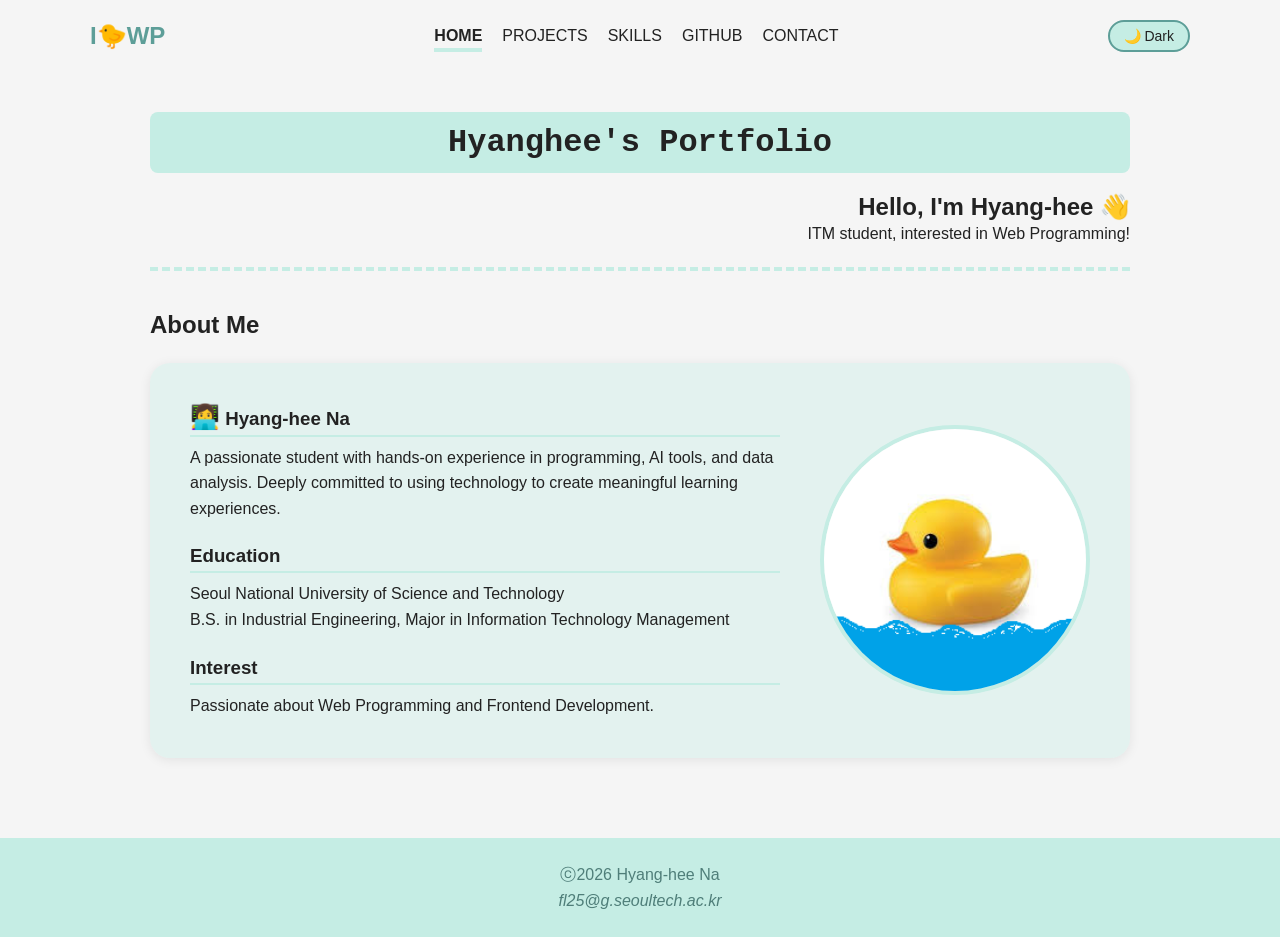
<file: index.html>
<!DOCTYPE html>
<html lang="en">
<head>
    <meta charset="UTF-8">
    <meta name="viewport" content="width=device-width, initial-scale=1.0">
    <title>Portfolio | Home</title>
    <link rel="stylesheet" href="style.css" />
</head>
<body>
    <header>
        <nav>
            <a href="index.html" class="nav-logo">I🐤WP</a>
            <ul>
                <li><a href="index.html" class="active">HOME</a></li>
                <li><a href="projects.html">PROJECTS</a></li>
                <li><a href="skills.html">SKILLS</a></li>
                <li><a href="github.html">GITHUB</a></li>
                <li><a href="contact.html">CONTACT</a></li>
            </ul>
            <button id="theme-toggle">🌙 Dark</button>
        </nav>
    </header>

    <main>
        <h1>Hyanghee's Portfolio</h1>

        
        <section class="intro">
            <h2>Hello, I'm Hyang-hee 👋</h2>
            <p>ITM student, interested in Web Programming!</p>
        </section>
        
        
        <section class="about">
            <h2>About Me</h2>

            <div class="about-card">
                <div class="about-text">
                    <h3><span class="name-highlight">👩‍💻</span> Hyang-hee Na</h3>
                    <p>A passionate student with hands-on experience in programming, AI tools, and data analysis. Deeply committed to using technology to create meaningful learning experiences.</p>
            
                    <h3>Education</h3>
                    <p>Seoul National University of Science and Technology<br>
                    B.S. in Industrial Engineering, Major in Information Technology Management</p>

                    <h3>Interest</h3>
                    <p>Passionate about Web Programming and Frontend Development.</p>
                </div>

                <div class="profile-wrap">
                    <img src="images/duck.png" alt="Hyang-hee Na" class="profile-img" />
                    <img src="images/duck-hi.png" alt="Hyang-hee Na" class="profile-img-hover" />
                </div>
            </div>
            
        </section>
    </main>
    
    <footer>
        <p>ⓒ2026 Hyang-hee Na</p>
        <address>
        <p><a href="mailto:fl25@g.seoultech.ac.kr">fl25@g.seoultech.ac.kr</a></p>
        </address>
    </footer>

    <script src="script.js"></script>
</body>
</html>
</file>
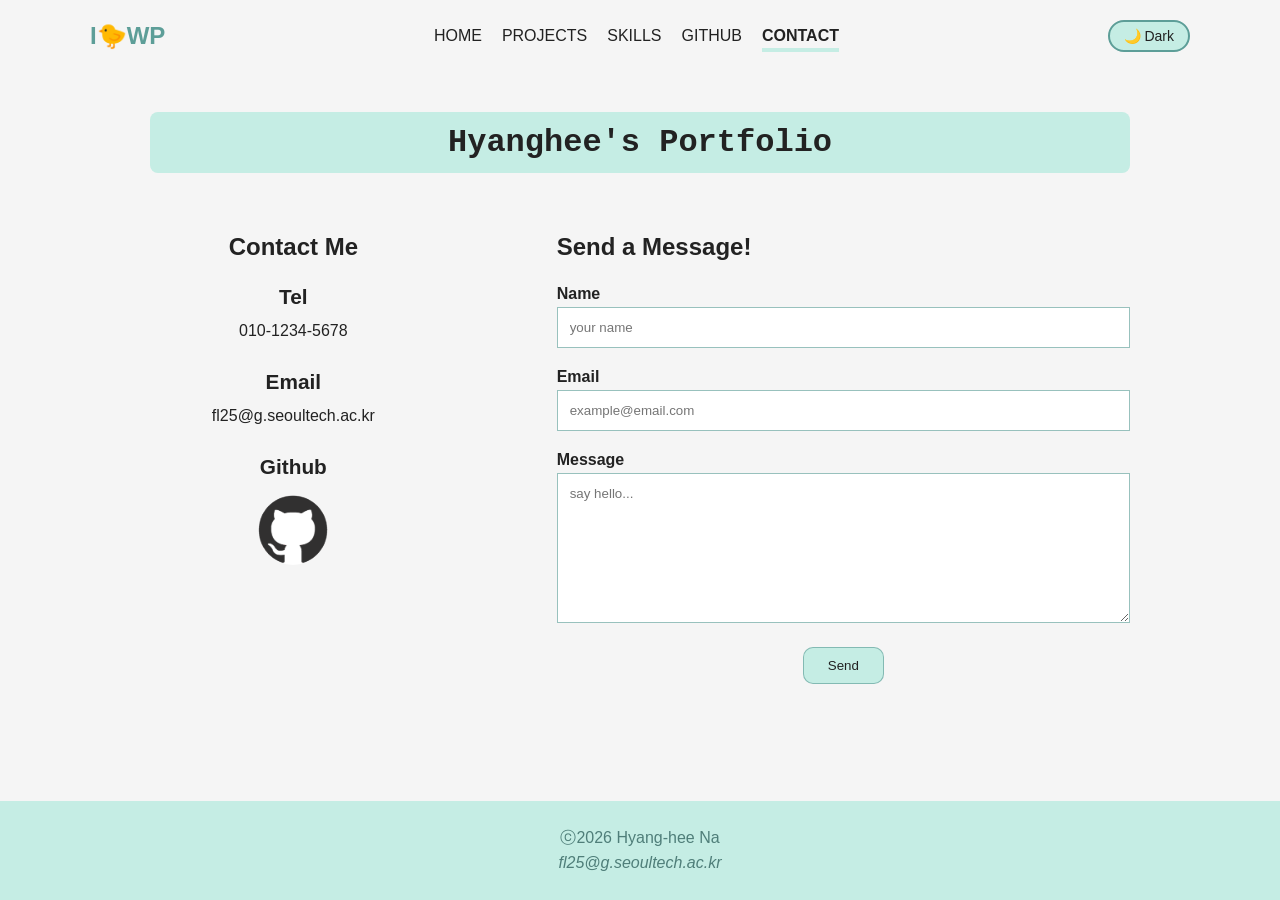
<file: contact.html>
<!DOCTYPE html>
<html lang="en">
<head>
    <meta charset="UTF-8">
    <meta name="viewport" content="width=device-width, initial-scale=1.0">
    <title>Portfolio | Contact</title>
    <link rel="stylesheet" href="style.css" />
</head>
<body>
    <header>
        <nav>
            <a href="index.html" class="nav-logo">I🐤WP</a>
            <ul>
                <li><a href="index.html">HOME</a></li>
                <li><a href="projects.html">PROJECTS</a></li>
                <li><a href="skills.html">SKILLS</a></li>
                <li><a href="github.html">GITHUB</a></li>
                <li><a href="contact.html" class="active">CONTACT</a></li>
            </ul>
            <button id="theme-toggle">🌙 Dark</button>
        </nav>
    </header>
    <main>
        <h1>Hyanghee's Portfolio</h1>
        
        <section class="contact">
            <div class="contact-info">
                <h2>Contact Me</h2>

                <div class="info-item">
                    <h3>Tel</h3>
                    <p><a href="tel:010-1234-5678">010-1234-5678</a></p>
                </div>

                <div class="info-item">
                    <h3>Email</h3>
                    <p><a href="mailto:fl25@g.seoultech.ac.kr">fl25@g.seoultech.ac.kr</a></p>
                </div>

                <div class="info-item">
                    <h3>Github</h3>
                    <a href="https://github.com/ihh25" target="_blank" rel="noopener noreferrer">
                        <img src="images/github.png" alt="GitHub" class="github-icon" />
                    </a>
                </div>
            </div> 

                 
            <form class="contact-form">
                <h2>Send a Message!</h2>

                <label for="name">Name</label>
                <input type="text" id="name" placeholder="your name" />

                <label for="email">Email</label>
                <input type="email" id="email" placeholder="example@email.com" />

                <label for="message">Message</label>
                <textarea id="message" placeholder="say hello..."></textarea>

                <button type="submit">Send</button>
            </form>
            
        </section>
    </main>
    
    <footer>
        <p>ⓒ2026 Hyang-hee Na</p>
        <address>
        <p><a href="mailto:fl25@g.seoultech.ac.kr">fl25@g.seoultech.ac.kr</a></p>
        </address>
    </footer>

    <script src="script.js"></script>
</body>
</html>
</file>
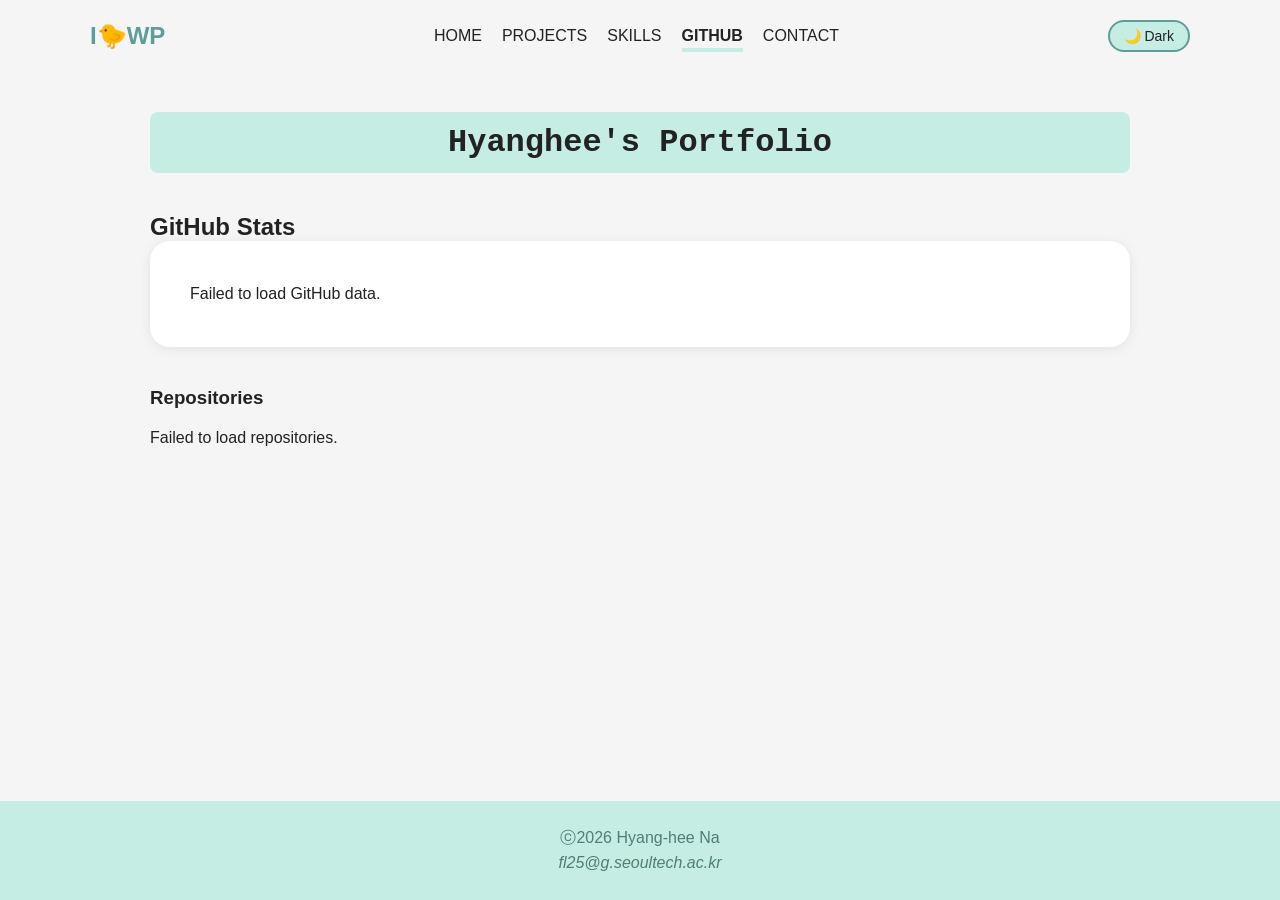
<file: github.html>
<!DOCTYPE html>
<html lang="en">
<head>
    <meta charset="UTF-8">
    <meta name="viewport" content="width=device-width, initial-scale=1.0">
    <title>Portfolio | GitHub</title>
    <link rel="stylesheet" href="style.css" />
</head>
<body>
    <header>
        <nav>
            <a href="index.html" class="nav-logo">I🐤WP</a>
            <ul>
                <li><a href="index.html">HOME</a></li>
                <li><a href="projects.html">PROJECTS</a></li>
                <li><a href="skills.html">SKILLS</a></li>
                <li><a href="github.html" class="active">GITHUB</a></li>
                <li><a href="contact.html">CONTACT</a></li>
            </ul>
            <button id="theme-toggle">🌙 Dark</button>
        </nav>
    </header>

    <main>
        <h1>Hyanghee's Portfolio</h1>
        <section class="github-section">
            <h2>GitHub Stats</h2>

            <div id="profile-card" class="github-profile-card">
                <p>Loading...</p>
            </div>

            <h3 class="repo-title">Repositories</h3>
            <div id="repo-grid" class="repo-grid">
                <p>Loading...</p>
            </div>
        </section>
    </main>

    <footer>
        <p>ⓒ2026 Hyang-hee Na</p>
        <address>
            <p><a href="mailto:fl25@g.seoultech.ac.kr">fl25@g.seoultech.ac.kr</a></p>
        </address>
    </footer>
    <script src="script.js"></script>
</body>
</html>
</file>
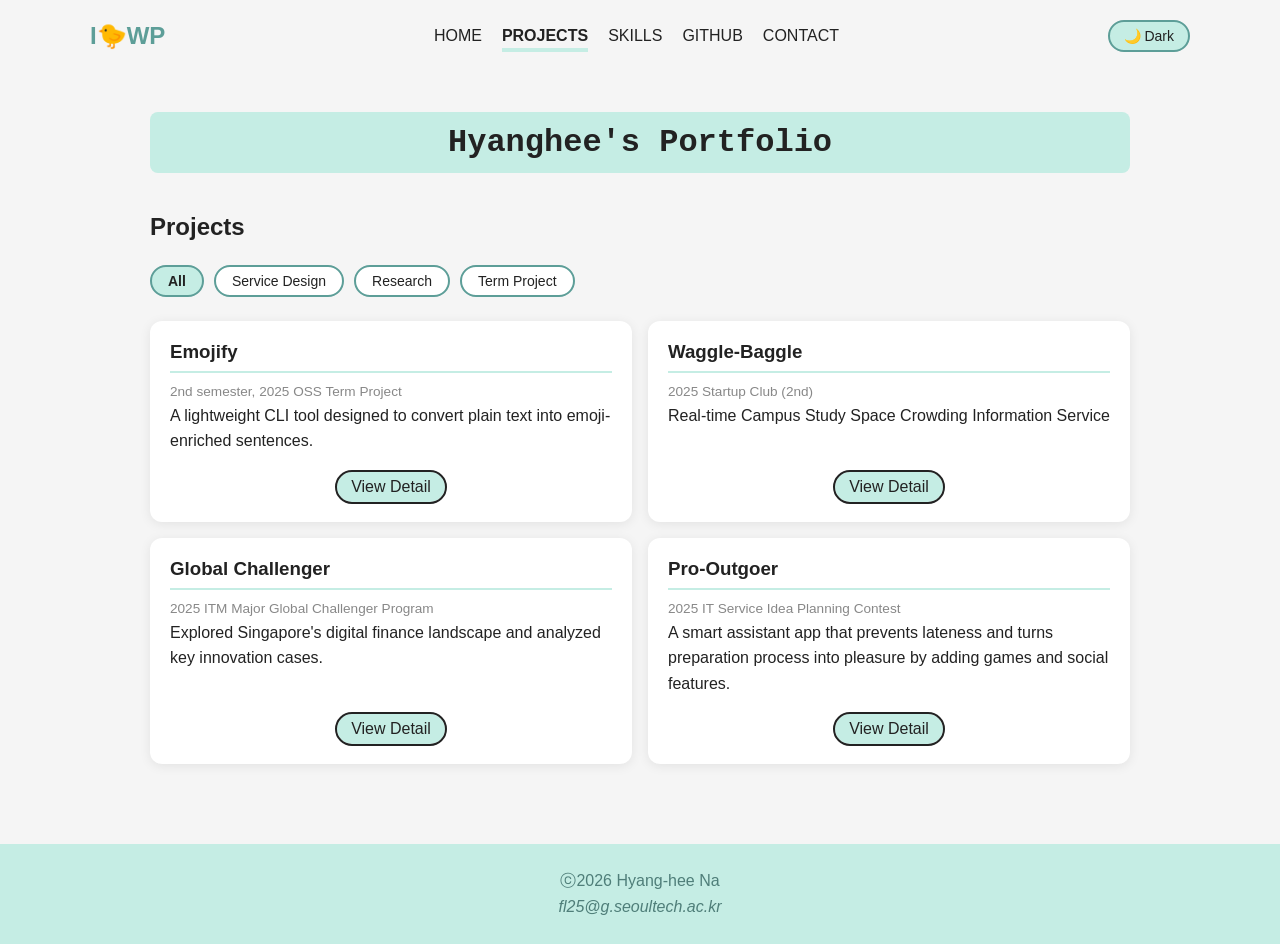
<file: projects.html>
<!DOCTYPE html>
<html lang="en">
<head>
    <meta charset="UTF-8">
    <meta name="viewport" content="width=device-width, initial-scale=1.0">
    <title>Portfolio | Projects</title>
    <link rel="stylesheet" href="style.css" />
</head>
<body>
    <header>
        <nav>
            <a href="index.html" class="nav-logo">I🐤WP</a>
            <ul>
                <li><a href="index.html">HOME</a></li>
                <li><a href="projects.html" class="active">PROJECTS</a></li>
                <li><a href="skills.html">SKILLS</a></li>
                <li><a href="github.html">GITHUB</a></li>
                <li><a href="contact.html">CONTACT</a></li>
            </ul>
            <button id="theme-toggle">🌙 Dark</button>
        </nav>
    </header>
    <main>
        <h1>Hyanghee's Portfolio</h1>
        <section class="projects">
            <h2>Projects</h2>
            <div class="filter-buttons">
                <button class="filter-btn active" data-filter="all">All</button>
                <button class="filter-btn" data-filter="service-design">Service Design</button>
                <button class="filter-btn" data-filter="research">Research</button>
                <button class="filter-btn" data-filter="term-project">Term Project</button>
            </div>
            <div class="projects-grid">

                <article class="project-card" data-category="term-project">
                    <h3>Emojify</h3>
                    <p class="project-meta">2nd semester, 2025 OSS Term Project</p>
                    <p>A lightweight CLI tool designed to convert plain text into emoji-enriched sentences.</p>
                    <br>
                    <a href="https://youtu.be/oUD-XTinyEE" target="_blank">
                        <span class="default">View Detail</span>
                        <span class="hover-text">Demo Video</span>
                    </a>
                </article>
                
                <article class="project-card" data-category="service-design">
                    <h3>Waggle-Baggle</h3>
                    <p class="project-meta">2025 Startup Club (2nd)</p>
                    <p>Real-time Campus Study Space Crowding Information Service</p>
                    <br>
                    <a href="https://drive.google.com/file/d/13t5lNJYnMdKrZrZrPduoGJEe_rSYJGbt/view?usp=drive_link" target="_blank">
                        <span class="default">View Detail</span>
                        <span class="hover-text">Presentation</span>
                    </a>
                </article>
                
                <article class="project-card" data-category="research">
                    <h3>Global Challenger</h3>
                    <p class="project-meta">2025 ITM Major Global Challenger Program</p>
                    <p>Explored Singapore's digital finance landscape and analyzed key innovation cases.</p>
                    <br>
                    <a href="https://docs.google.com/document/d/1ix9Uzxj2w6M3Iv8u2O2YA8TWM1TGPe1f/edit?usp=drive_link&ouid=106246311684406876291&rtpof=true&sd=true" target="_blank">
                        <span class="default">View Detail</span>
                        <span class="hover-text">Report</span>
                    </a>
                </article>
                
                <article class="project-card" data-category="service-design">
                    <h3>Pro-Outgoer</h3>
                    <p class="project-meta">2025 IT Service Idea Planning Contest</p>
                    <p>A smart assistant app that prevents lateness and turns preparation process into pleasure by adding games and social features.</p>
                    <br>
                    <a href="https://docs.google.com/presentation/d/1EYdE6kwW2y5k1D2usfQNmH3gjyrk_Ny5/edit?usp=drive_link&ouid=106246311684406876291&rtpof=true&sd=true" target="_blank">
                        <span class="default">View Detail</span>
                        <span class="hover-text">Presentation</span>
                    </a>
                </article>
            
            </div>
        </section>
    </main>

    <footer>
        <p>ⓒ2026 Hyang-hee Na</p>
        <address>
        <p><a href="mailto:fl25@g.seoultech.ac.kr">fl25@g.seoultech.ac.kr</a></p>
        </address>
    </footer>
    <script src="script.js"></script>
</body>
</html>
</file>
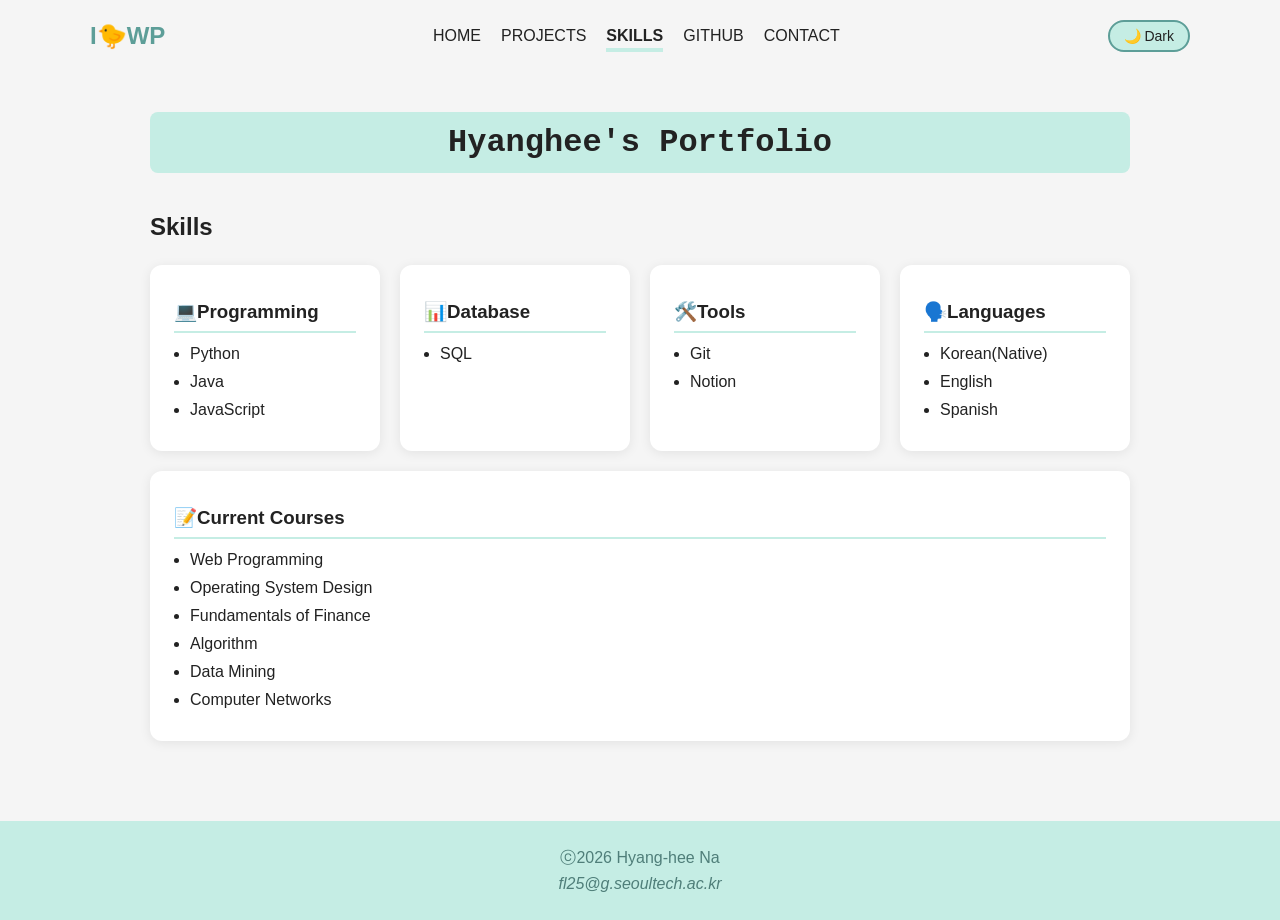
<file: skills.html>
<!DOCTYPE html>
<html lang="en">
<head>
    <meta charset="UTF-8">
    <meta name="viewport" content="width=device-width, initial-scale=1.0">
    <title>Portfolio | Skills</title>
    <link rel="stylesheet" href="style.css" />
</head>
<body>
    <header>
        <nav>
            <a href="index.html" class="nav-logo">I🐤WP</a>
            <ul>
                <li><a href="index.html">HOME</a></li>
                <li><a href="projects.html">PROJECTS</a></li>
                <li><a href="skills.html" class="active">SKILLS</a></li>
                <li><a href="github.html">GITHUB</a></li>
                <li><a href="contact.html">CONTACT</a></li>
            </ul>
            <button id="theme-toggle">🌙 Dark</button>
        </nav>
    </header>
    <main>
        <h1>Hyanghee's Portfolio</h1>
        
        <section class="skills">
            <h2>Skills</h2>

            <div class="skills-grid">

                <div class="skill-card">
                    <h3>💻Programming</h3>
                    <ul>
                        <li>Python</li>
                        <li>Java</li>
                        <li>JavaScript</li>
                    </ul>
                </div>

                <div class="skill-card">
                    <h3>📊Database</h3>
                    <ul>
                        <li>SQL</li>
                    </ul>
                </div>

                <div class="skill-card">
                    <h3>🛠️Tools</h3>
                    <ul>
                        <li>Git</li>
                        <li>Notion</li>
                    </ul>
                </div>

                <div class="skill-card">
                    <h3>🗣️Languages</h3>
                    <ul>
                        <li>Korean(Native)</li>
                        <li>English</li>
                        <li>Spanish</li>
                    </ul>
                </div>
            </div>

            <div class="skill-learning">
                <h3>📝Current Courses</h3>
                <ul>
                    <li>Web Programming</li>
                    <li>Operating System Design</li>
                    <li>Fundamentals of Finance</li>
                    <li>Algorithm</li>
                    <li>Data Mining</li>
                    <li>Computer Networks</li>
                </ul>
            </div>

        </section>
    </main>
    
    <footer>
        <p>ⓒ2026 Hyang-hee Na</p>
        <address>
        <p><a href="mailto:fl25@g.seoultech.ac.kr">fl25@g.seoultech.ac.kr</a></p>
        </address>
    </footer>

    <script src="script.js"></script>
</body>
</html>
</file>
<file: style.css>
/* ===== 리셋 ===== */
* {
  margin: 0;
  padding: 0;
  box-sizing: border-box;
}

/* ===== body ===== */
body {
  font-family: Arial, sans-serif;
  background: #f5f5f5;
  color: #222;
  min-height: 100vh;
  display: flex;
  flex-direction: column;
}

/* ===== 공통 ===== */
p { 
  line-height: 1.6;
}

a {
  text-decoration: none;
  color: inherit;
}

ul {
  list-style: none;
}

/* ===== header / nav ===== */
header {
  display: flex;
  justify-content: center;
  padding: 20px;
}

nav {
  display: flex;
  justify-content: space-between;
  align-items: center;
  width: 100%;
  max-width: 1100px;
}

nav ul {
  display: flex;
  gap: 20px;
}

nav a {
  font-size: 16px;
}

nav a.active {
  font-weight: bold;
  border-bottom: 4px solid #c5ede4;
  padding-bottom: 4px;
}

nav a:hover {
  font-weight: bold;
  color:#c5ede4;
}

.nav-logo {
  font-weight: bold;
  color:#5d9e98;
  font-size: 24px;
}

.nav-logo:hover {
  color:rgb(255, 221, 108);
}

/* ===== main ===== */
main {
  max-width: 1100px;
  width: 100%;
  margin: 0 auto;
  padding: 40px 60px;
  flex:1;
}

main h1 {
  text-align: center;
  font-family:'Courier New', Courier, monospace;
  font-size: 2rem;
  background-color: #c5ede4;
  border-radius: 8px;
  padding: 12px 24px;
}

/* ===== footer ===== */
footer {
  text-align: center;
  padding: 24px;
  background: #c5ede4;
  color: #4f7e79;
}

footer a:hover {
  text-decoration: underline;
}

/* ===== home - intro ===== */
.intro {
  text-align: right;
  padding: 20px 0px;
  border-bottom: 4px dashed #c5ede4;
}

/* ===== home - about ===== */
.about {
  padding: 40px 0px;
}

.about h2 {
  margin-bottom: 16px;
}

.about-card {
  display: flex;
  justify-content: space-between;
  align-items: center;
  gap: 40px;
  background: #c5ede45f;
  padding: 40px;
  border-radius: 20px;
  box-shadow: 0 2px 12px rgba(0, 0, 0, 0.08);
  margin-top: 24px;
}

.about-text {
  flex: 1;
}

.about-text h3 {
  margin-bottom: 8px;
  margin-top: 24px;
  border-bottom: 2px solid #c5ede4;
  padding-bottom: 4px;
}

.about-text h3:first-child {
  margin-top: 0;
}

.name-highlight {
  font-size: 1.5rem;
}

/*--------profile-------*/
.profile-wrap {
  position: relative;
  width: 270px;
  height: 270px;
  max-width: 100%;
}

.profile-img, .profile-img-hover {
  width: 270px;
  height: 270px;
  border-radius: 50%;
  border: 4px solid #c5ede4;
  max-width: 100%;
}

.profile-img-hover {
  display: none;
}

.profile-wrap:hover .profile-img {
  display: none;
}

.profile-wrap:hover .profile-img-hover {
  display: block;
}

/* ===== projects ===== */
.projects {
  padding: 40px 0px;
}

.projects h2 {
  margin-bottom: 24px;
}

.projects-grid {
  display: grid;
  grid-template-columns: 1fr 1fr;
  gap: 16px;
}

.project-card {
  display: flex;
  flex-direction: column;
  background: white;
  border-radius: 12px;
  box-shadow: 0 2px 12px rgba(0, 0, 0, 0.08);
  padding: 20px;
}

.project-card h3 {
  margin-bottom: 8px;
  border-bottom: 2px solid #c5ede4;
  padding-bottom: 8px;
}

.project-meta {
  font-size: 0.85rem;
  color: #888;
}

.project-card a {
  margin-top: auto;
  align-self: center;
  display: inline-block;
  padding: 6px 14px;
  background:#c5ede4;
  border-radius: 50px;
  outline: 2px solid #222;
  transition: all 0.2s;
}

.project-card a:hover {
  background: #222;
  color: #c5ede4;
  transform: scale(1.05);
}

/*-----project-card 글씨 hover-----*/
.project-card a .hover-text {
  display: none;
}

.project-card a:hover .default {
  display: none;
}

.project-card a:hover .hover-text {
  display: inline;
}

/* ===== skills ===== */
.skills {
  padding: 40px 0px;
}

.skills h2 {
  margin-bottom: 24px;
}

.skills h3 {
  margin-top: 20px;
  margin-bottom: 8px;
}

.skills-grid {
  display: grid;
  grid-template-columns: repeat(4, 1fr);
  gap: 20px;
  margin-top: 24px;
}

.skill-card, .skill-learning {
  background: #ffffff;
  border-radius: 12px;
  box-shadow: 0 2px 12px rgba(0, 0, 0, 0.08);
  padding: 16px 24px 32px 24px;
}

.skill-card li, .skill-learning li {
  list-style: disc;
  margin-left: 16px;
}

.skill-card:hover {
  transform: translateY(-4px);
  box-shadow: 0 6px 20px rgba(0, 0, 0, 0.12);
}

.skill-card h3, .skill-learning h3 {
  margin-bottom: 12px;
  border-bottom: 2px solid #c5ede4;
  padding-bottom: 8px;
}

.skill-card ul {
  display: flex;
  flex-direction: column;
  gap: 10px;
  list-style: none;
  padding: 0;
}

.skill-learning {
  margin-top: 20px;
}

.skill-learning ul {
  display: flex;
  flex-direction: column;
  gap: 10px;
  list-style: none;
  padding: 0;
}

/* ===== contact ===== */
.contact {
  display: flex;
  gap: 120px;
  padding: 60px 0px;
  align-items: flex-start;
}

.contact-info {
  flex: 1;
  text-align: center;
}

.contact-info h3 {
  font-size: 1.3rem;
  margin-bottom: 8px;
  margin-top: 24px;
}

.contact-info p,
.contact-info a {
  display: block;
  line-height: 1.8;
}

.contact-info p a:hover {
  text-decoration: underline;
}

.github-icon {
  width: 70px;
  height: 70px;
  border-radius: 50%;
  margin-top: 8px;
  transition: transform 0.2s;
}

.github-icon:hover {
  transform: scale(1.2);
}

.contact-form {
  flex: 2;
  max-width: 600px;
}

.contact-form h2 {
  font-size: 1.5rem;
  margin-bottom: 24px;
}

.contact-form label {
  display: block;
  margin-bottom: 4px;
  font-weight: bold;
}

.contact-form input,
.contact-form textarea {
  width: 100%;
  padding: 12px;
  margin-bottom: 20px;
  border: 1px solid #5d9e98a2;
  background: white;
}

.contact-form textarea {
  height: 150px;
  font-family: inherit;
}

.contact-form button {
  display: block;
  margin: 0 auto;
  padding: 10px 24px;
  background: #c5ede4;
  color: #222;
  border: 1px solid #5d9e98a2;
  border-radius: 10px;
  cursor: pointer;
}

.contact-form button:hover {
  background:#222;
  color: #c5ede4;
}

/* ===== 테마 버튼 ===== */
#theme-toggle {
  padding: 6px 14px;
  border-radius: 50px;
  border: 2px solid #5d9e98;
  background: #c5ede4;
  color: #222;
  cursor: pointer;
  font-size: 14px;
}

#theme-toggle:hover {
  background: #5d9e98;
  color: white;
}

/* ===== 필터 버튼 ===== */
.filter-buttons {
  display: flex;
  gap: 10px;
  margin-bottom: 24px;
  flex-wrap: wrap;
}

.filter-btn {
  padding: 6px 16px;
  border-radius: 50px;
  border: 2px solid #5d9e98;
  background: white;
  color: #222;
  cursor: pointer;
  font-size: 14px;
  transition: all 0.2s;
}

.filter-btn:hover,
.filter-btn.active {
  background: #c5ede4;
  font-weight: bold;
}

/* ===== GitHub 페이지 ===== */
.github-section {
  padding: 40px 0;
}

.github-profile-card {
  display: flex;
  align-items: center;
  gap: 40px;
  background: white;
  border-radius: 20px;
  padding: 40px;
  box-shadow: 0 2px 12px rgba(0,0,0,0.08);
  margin-bottom: 40px;
}

.github-avatar {
  width: 120px;
  height: 120px;
  border-radius: 50%;
  border: 4px solid #c5ede4;
}

.github-profile-info h3 {
  font-size: 1.5rem;
  margin-bottom: 8px;
}

.github-profile-info p {
  color: #888;
  margin-bottom: 16px;
}

.github-stats {
  display: flex;
  gap: 20px;
  margin-bottom: 16px;
  flex-wrap: wrap;
}

.github-stats span {
  font-size: 0.9rem;
  background: #c5ede45f;
  padding: 4px 12px;
  border-radius: 50px;
}

.github-link {
  display: inline-block;
  padding: 6px 16px;
  background: #c5ede4;
  border-radius: 50px;
  outline: 2px solid #222;
  transition: all 0.2s;
}

.github-link:hover {
  background: #222;
  color: #c5ede4;
}

.repo-title {
  margin-bottom: 16px;
}

.repo-grid {
  display: grid;
  grid-template-columns: 1fr 1fr;
  gap: 16px;
}

.repo-card {
  background: white;
  border-radius: 12px;
  padding: 20px;
  box-shadow: 0 2px 12px rgba(0,0,0,0.08);
}

.repo-card h4 {
  margin-bottom: 8px;
  border-bottom: 2px solid #c5ede4;
  padding-bottom: 8px;
}

.repo-card h4 a {
  color: #222;
}

.repo-card h4 a:hover {
  color: #5d9e98;
}

.repo-card p {
  font-size: 0.9rem;
  color: #888;
  margin-bottom: 12px;
}

.repo-meta {
  display: flex;
  gap: 12px;
  font-size: 0.85rem;
  color: #888;
}

/* ===== 반응형 ===== */
@media (max-width: 768px) {
  main {
    padding: 40px 30px;
  }

  .about-card {
    flex-direction: column;
  }

  .projects-grid {
    grid-template-columns: 100%;
  }

  .skills-grid {
    grid-template-columns: 1fr 1fr;
  }

  .contact {
    flex-direction: column;
  }

  .contact-form {
    min-width: 0;
    width: 100%;
  }

  .contact-info {
    width: 100%;
  }
  
  .github-profile-card {
    flex-direction: column;
    text-align: center;
  }

  .repo-grid {
    grid-template-columns: 1fr;
  }
}

@media (max-width: 480px) {
  main {
    padding: 24px 16px;
  }

  nav {
    flex-direction: column;
    gap: 8px;
    padding: 12px;
  }

  nav ul {
    gap: 12px;
    flex-wrap: wrap;
    justify-content: center;
  }

  nav a {
    font-size: 14px;
  }

  .skills-grid {
    grid-template-columns: 1fr;
  }
}

/* ===== 다크모드 ===== */
body.dark {
  background: #1a2e2b;
  color: #e0e0e0;
}

body.dark footer {
  background: #0f3330;
  color: #c5ede4;
}

body.dark main h1 {
  background-color: #16312e;
}

body.dark .about-card {
  background: #16312e;
}

body.dark .project-card,
body.dark .skill-card,
body.dark .skill-learning {
  background: #16312e;
  border: 0.5px solid #2a5a54;
}

body.dark .project-card a {
  background: #0f3330;
  color: #e0e0e0;
  outline-color: #c5ede4;
}

body.dark .project-card a:hover {
  background: #c5ede4;
  color: #1a2e2b;
}

body.dark .filter-btn {
  background: #16312e;
  color: #e0e0e0;
  border-color: #c5ede4;
}

body.dark .filter-btn.active,
body.dark .filter-btn:hover {
  background: #0f3330;
}

body.dark .contact-form button {
  background: #0f3330;
  color: #e0e0e0;
  border-color: #c5ede4;
}

body.dark .contact-form button:hover {
  background: #c5ede4;
  color: #1a2e2b;
}

body.dark .github-profile-card,
body.dark .repo-card {
  background: #16312e;
  border: 1px solid #2a5a54;
}

body.dark .github-stats span {
  background: #0f3330;
}

body.dark .github-profile-info p,
body.dark .repo-card p,
body.dark .repo-meta {
  color: #a0c4b8;
}

body.dark .repo-card h4 a {
  color: #e0e0e0;
}

body.dark .github-link {
  background: #0f3330;
  color: #e0e0e0;
  outline-color: #c5ede4;
}

body.dark .github-link:hover {
  background: #c5ede4;
  color: #1a2e2b;
}
</file>
